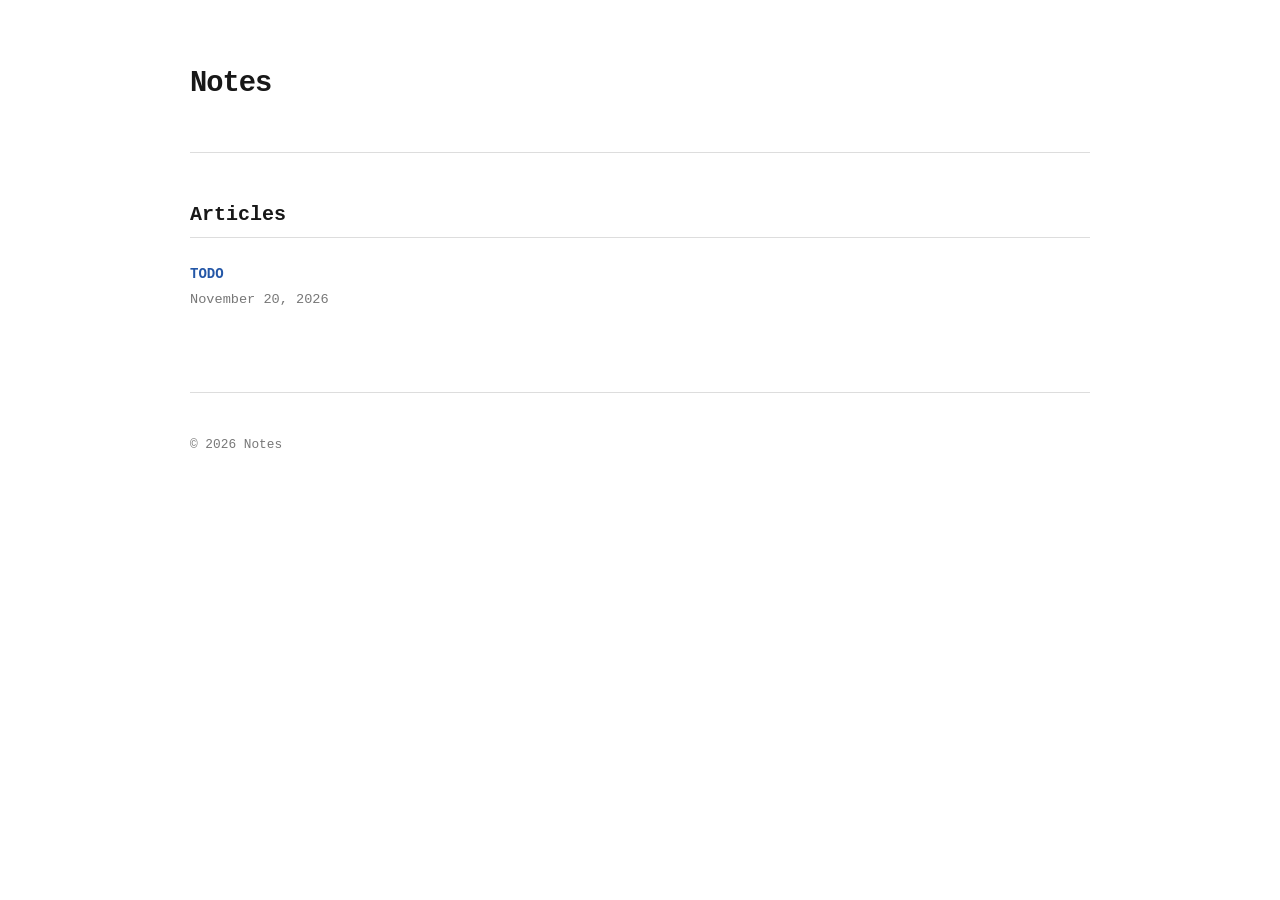
<file: index.html>
<!DOCTYPE html>
<html lang="en">
<head>
    <meta charset="UTF-8">
    <meta name="viewport" content="width=device-width, initial-scale=1">
    <title>Notes</title>
    <meta name="description" content="">
    <link rel="stylesheet" href="css/style.css">
</head>
<body>
    <main class="container">
        <header class="home-header">
            <h1>Notes</h1>
            <p></p>
        </header>

        <section>
            <h2>Articles</h2>
            <ul class="article-list">

                <li>
                    <a href="low-overhead-tracing.html">TODO</a>
                    <time datetime="2026-11-20">November 20, 2026</time>
                </li>
            </ul>
        </section>

        <footer class="site-footer">
            <p>&copy; 2026 Notes</p>
        </footer>
    </main>
</body>
</html>
</file>
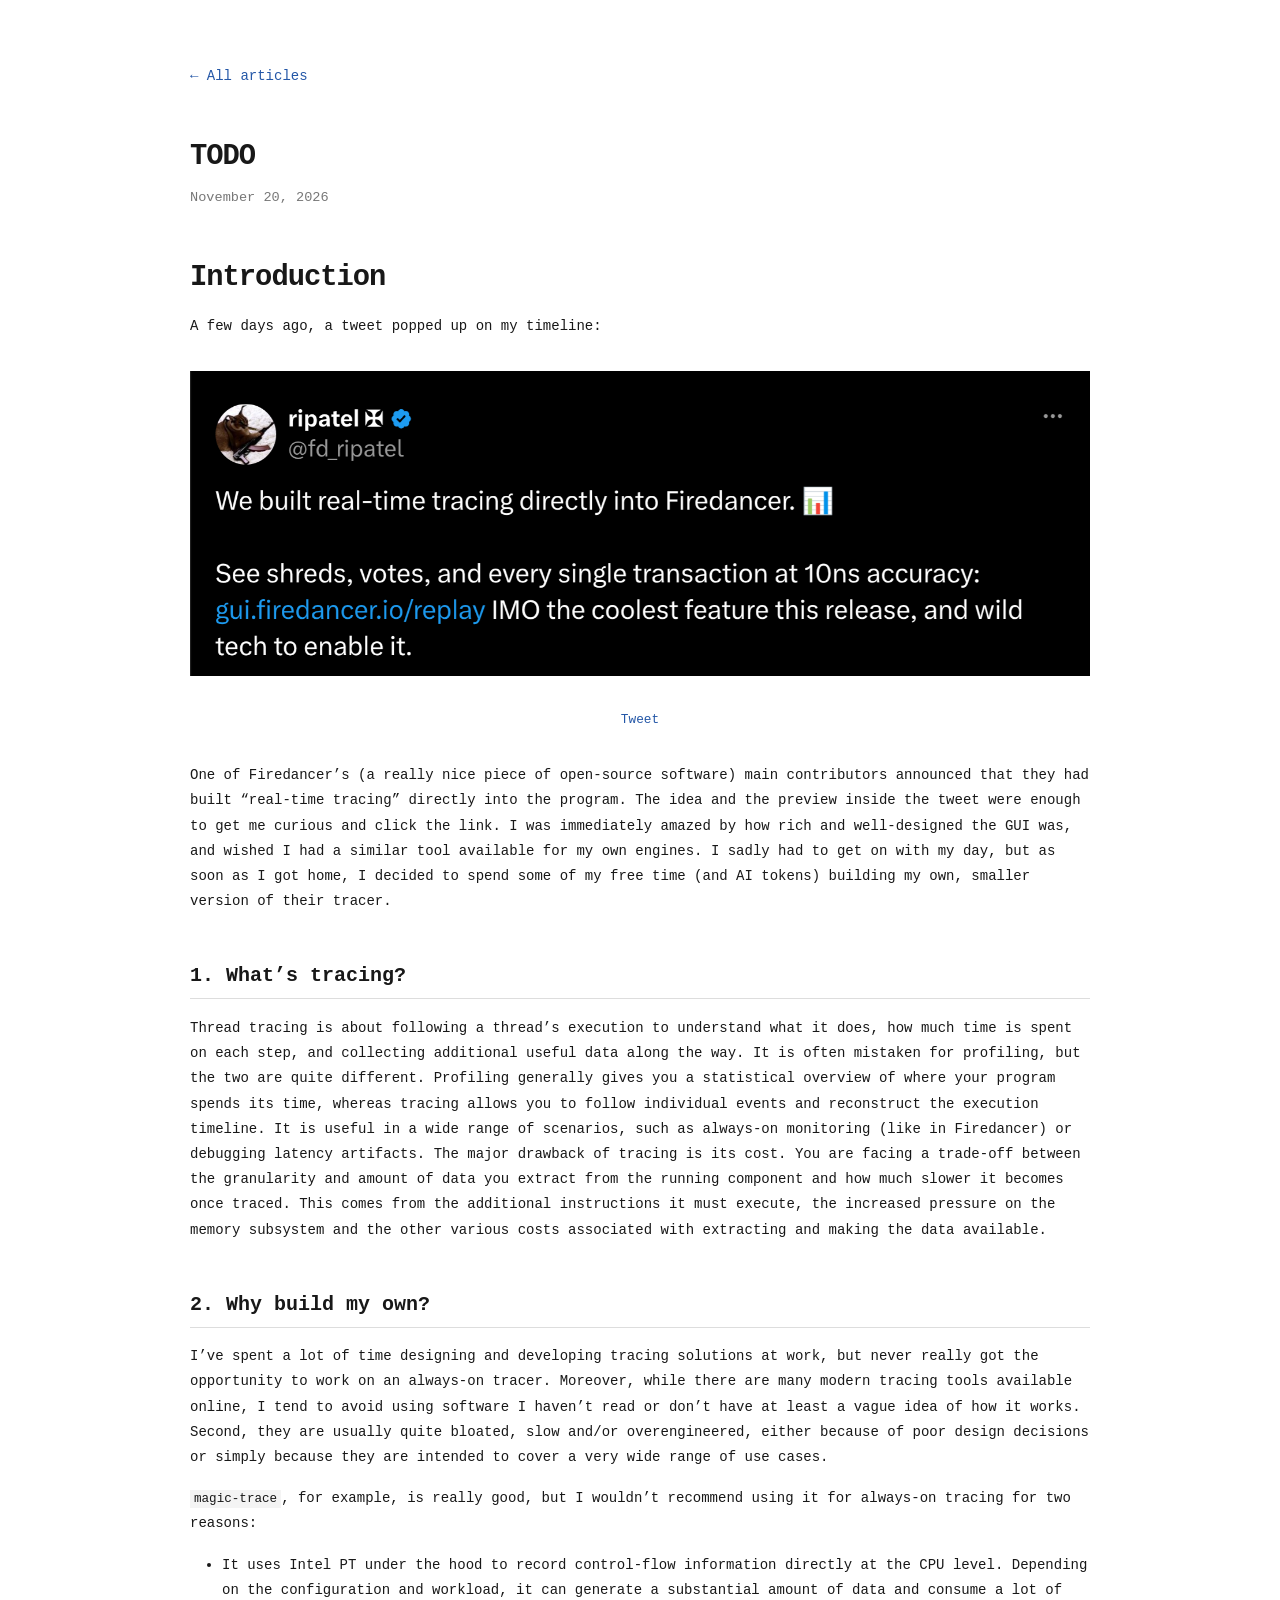
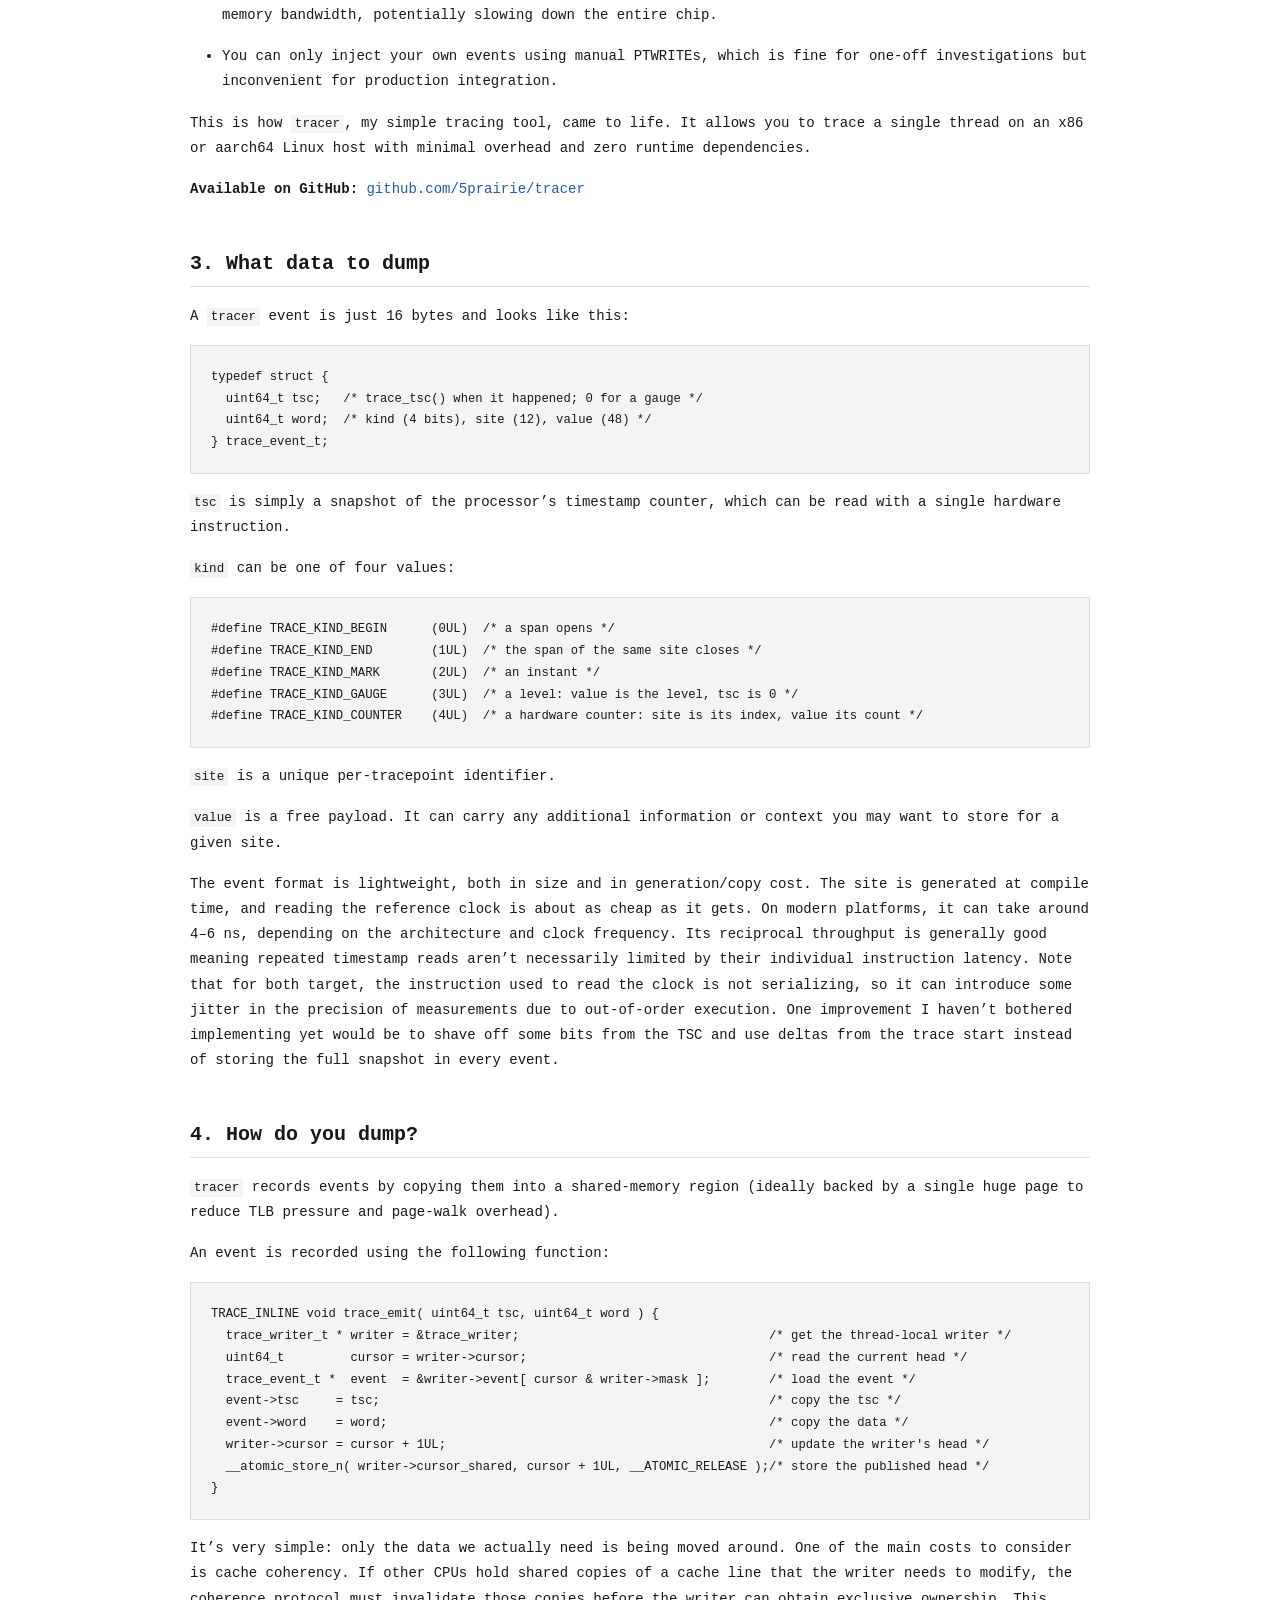
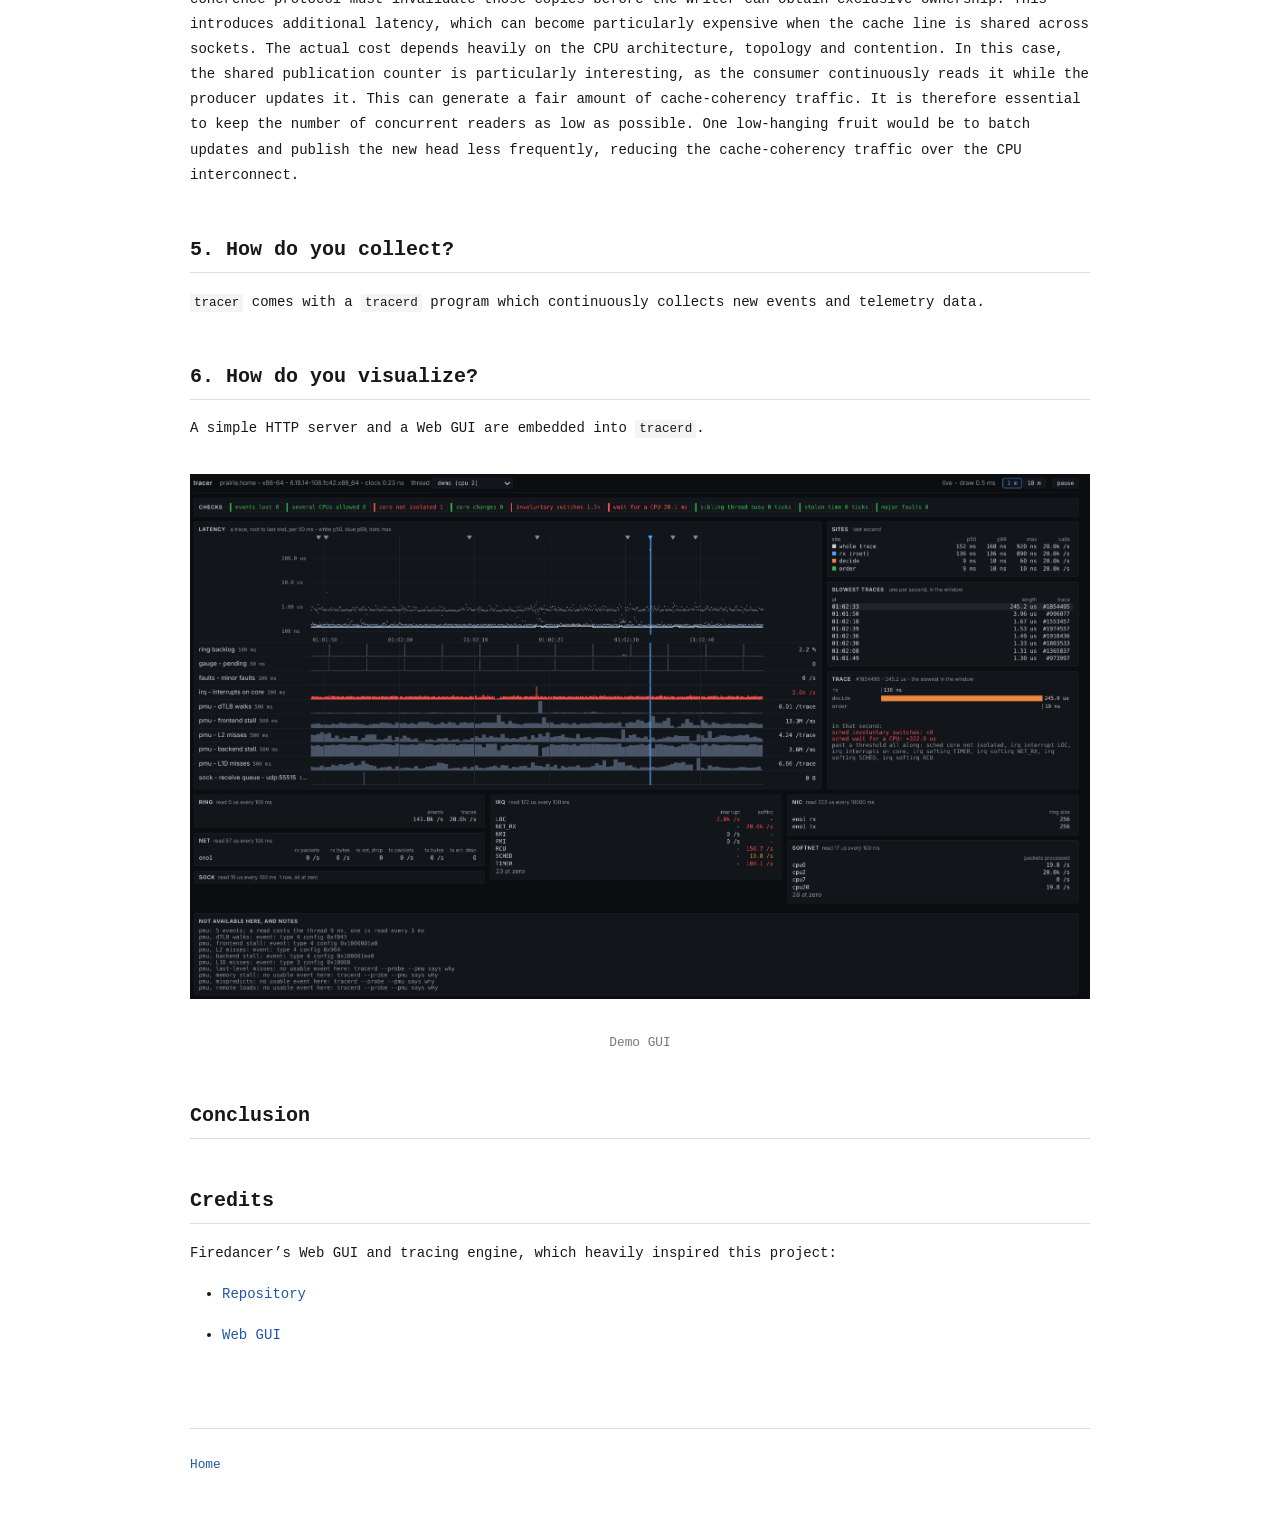
<file: low-overhead-tracing.html>
<!DOCTYPE html>
<html lang="en">
<head>
    <meta charset="UTF-8">
    <meta name="viewport" content="width=device-width, initial-scale=1">

    <title>TODO</title>
    <meta name="description" content="TODO">

    <link rel="stylesheet" href="css/style.css">
</head>
<body>
    <main class="container">
        <nav class="site-nav">
            <a href="index.html">&larr; All articles</a>
        </nav>

        <article>
            <header class="article-header">
                <h1>TODO</h1>
                <time datetime="2026-11-20">November 20, 2026</time>
            </header>

            <div class="article-content">
                <h1 id="introduction">Introduction</h1>
                <p>A few days ago, a tweet popped up on my timeline:</p>
                <figure>
                <img src="images/tweet.png" alt="Tweet" />
                <figcaption aria-hidden="true"><a
                href="https://x.com/fd_ripatel/status/2122653083041980671?s=20">Tweet</a></figcaption>
                </figure>
                <p>One of Firedancer’s (a really nice piece of
                open-source software) main contributors announced that
                they had built “real-time tracing” directly into the
                program. The idea and the preview inside the tweet were
                enough to get me curious and click the link. I was
                immediately amazed by how rich and well-designed the GUI
                was, and wished I had a similar tool available for my
                own engines. I sadly had to get on with my day, but as
                soon as I got home, I decided to spend some of my free
                time (and AI tokens) building my own, smaller version of
                their tracer.</p>
                <h2 id="whats-tracing">1. What’s tracing?</h2>
                <p>Thread tracing is about following a thread’s
                execution to understand what it does, how much time is
                spent on each step, and collecting additional useful
                data along the way. It is often mistaken for profiling,
                but the two are quite different. Profiling generally
                gives you a statistical overview of where your program
                spends its time, whereas tracing allows you to follow
                individual events and reconstruct the execution
                timeline. It is useful in a wide range of scenarios,
                such as always-on monitoring (like in Firedancer) or
                debugging latency artifacts. The major drawback of
                tracing is its cost. You are facing a trade-off between
                the granularity and amount of data you extract from the
                running component and how much slower it becomes once
                traced. This comes from the additional instructions it
                must execute, the increased pressure on the memory
                subsystem and the other various costs associated with
                extracting and making the data available.</p>
                <h2 id="why-build-my-own">2. Why build my own?</h2>
                <p>I’ve spent a lot of time designing and developing
                tracing solutions at work, but never really got the
                opportunity to work on an always-on tracer. Moreover,
                while there are many modern tracing tools available
                online, I tend to avoid using software I haven’t read or
                don’t have at least a vague idea of how it works.
                Second, they are usually quite bloated, slow and/or
                overengineered, either because of poor design decisions
                or simply because they are intended to cover a very wide
                range of use cases.</p>
                <p><code>magic-trace</code>, for example, is really
                good, but I wouldn’t recommend using it for always-on
                tracing for two reasons:</p>
                <ul>
                <li><p>It uses Intel PT under the hood to record
                control-flow information directly at the CPU level.
                Depending on the configuration and workload, it can
                generate a substantial amount of data and consume a lot
                of memory bandwidth, potentially slowing down the entire
                chip.</p></li>
                <li><p>You can only inject your own events using manual
                PTWRITEs, which is fine for one-off investigations but
                inconvenient for production integration.</p></li>
                </ul>
                <p>This is how <code>tracer</code>, my simple tracing
                tool, came to life. It allows you to trace a single
                thread on an x86 or aarch64 Linux host with minimal
                overhead and zero runtime dependencies.</p>
                <p><strong>Available on GitHub:</strong> <a
                href="https://github.com/5prairie/tracer">github.com/5prairie/tracer</a></p>
                <h2 id="what-data-to-dump">3. What data to dump</h2>
                <p>A <code>tracer</code> event is just 16 bytes and
                looks like this:</p>
                <div class="sourceCode" id="cb1"><pre
                class="sourceCode c"><code class="sourceCode c"><span id="cb1-1"><a href="#cb1-1" aria-hidden="true" tabindex="-1"></a><span class="kw">typedef</span> <span class="kw">struct</span> <span class="op">{</span></span>
<span id="cb1-2"><a href="#cb1-2" aria-hidden="true" tabindex="-1"></a>  <span class="dt">uint64_t</span> tsc<span class="op">;</span>   <span class="co">/* trace_tsc() when it happened; 0 for a gauge */</span></span>
<span id="cb1-3"><a href="#cb1-3" aria-hidden="true" tabindex="-1"></a>  <span class="dt">uint64_t</span> word<span class="op">;</span>  <span class="co">/* kind (4 bits), site (12), value (48) */</span></span>
<span id="cb1-4"><a href="#cb1-4" aria-hidden="true" tabindex="-1"></a><span class="op">}</span> trace_event_t<span class="op">;</span></span></code></pre></div>
                <p><code>tsc</code> is simply a snapshot of the
                processor’s timestamp counter, which can be read with a
                single hardware instruction.</p>
                <p><code>kind</code> can be one of four values:</p>
                <div class="sourceCode" id="cb2"><pre
                class="sourceCode c"><code class="sourceCode c"><span id="cb2-1"><a href="#cb2-1" aria-hidden="true" tabindex="-1"></a><span class="pp">#define TRACE_KIND_BEGIN      </span><span class="op">(</span><span class="dv">0</span><span class="bu">UL</span><span class="op">)</span><span class="pp">  </span><span class="co">/* a span opens */</span></span>
<span id="cb2-2"><a href="#cb2-2" aria-hidden="true" tabindex="-1"></a><span class="pp">#define TRACE_KIND_END        </span><span class="op">(</span><span class="dv">1</span><span class="bu">UL</span><span class="op">)</span><span class="pp">  </span><span class="co">/* the span of the same site closes */</span></span>
<span id="cb2-3"><a href="#cb2-3" aria-hidden="true" tabindex="-1"></a><span class="pp">#define TRACE_KIND_MARK       </span><span class="op">(</span><span class="dv">2</span><span class="bu">UL</span><span class="op">)</span><span class="pp">  </span><span class="co">/* an instant */</span></span>
<span id="cb2-4"><a href="#cb2-4" aria-hidden="true" tabindex="-1"></a><span class="pp">#define TRACE_KIND_GAUGE      </span><span class="op">(</span><span class="dv">3</span><span class="bu">UL</span><span class="op">)</span><span class="pp">  </span><span class="co">/* a level: value is the level, tsc is 0 */</span></span>
<span id="cb2-5"><a href="#cb2-5" aria-hidden="true" tabindex="-1"></a><span class="pp">#define TRACE_KIND_COUNTER    </span><span class="op">(</span><span class="dv">4</span><span class="bu">UL</span><span class="op">)</span><span class="pp">  </span><span class="co">/* a hardware counter: site is its index, value its count */</span></span></code></pre></div>
                <p><code>site</code> is a unique per-tracepoint
                identifier.</p>
                <p><code>value</code> is a free payload. It can carry
                any additional information or context you may want to
                store for a given site.</p>
                <p>The event format is lightweight, both in size and in
                generation/copy cost. The site is generated at compile
                time, and reading the reference clock is about as cheap
                as it gets. On modern platforms, it can take around 4–6
                ns, depending on the architecture and clock frequency.
                Its reciprocal throughput is generally good meaning
                repeated timestamp reads aren’t necessarily limited by
                their individual instruction latency. Note that for both
                target, the instruction used to read the clock is not
                serializing, so it can introduce some jitter in the
                precision of measurements due to out-of-order execution.
                One improvement I haven’t bothered implementing yet
                would be to shave off some bits from the TSC and use
                deltas from the trace start instead of storing the full
                snapshot in every event.</p>
                <h2 id="how-do-you-dump">4. How do you dump?</h2>
                <p><code>tracer</code> records events by copying them
                into a shared-memory region (ideally backed by a single
                huge page to reduce TLB pressure and page-walk
                overhead).</p>
                <p>An event is recorded using the following
                function:</p>
                <div class="sourceCode" id="cb3"><pre
                class="sourceCode c"><code class="sourceCode c"><span id="cb3-1"><a href="#cb3-1" aria-hidden="true" tabindex="-1"></a>TRACE_INLINE <span class="dt">void</span> trace_emit<span class="op">(</span> <span class="dt">uint64_t</span> tsc<span class="op">,</span> <span class="dt">uint64_t</span> word <span class="op">)</span> <span class="op">{</span></span>
<span id="cb3-2"><a href="#cb3-2" aria-hidden="true" tabindex="-1"></a>  trace_writer_t <span class="op">*</span> writer <span class="op">=</span> <span class="op">&amp;</span>trace_writer<span class="op">;</span>                                  <span class="co">/* get the thread-local writer */</span></span>
<span id="cb3-3"><a href="#cb3-3" aria-hidden="true" tabindex="-1"></a>  <span class="dt">uint64_t</span>         cursor <span class="op">=</span> writer<span class="op">-&gt;</span>cursor<span class="op">;</span>                                 <span class="co">/* read the current head */</span></span>
<span id="cb3-4"><a href="#cb3-4" aria-hidden="true" tabindex="-1"></a>  trace_event_t <span class="op">*</span>  event  <span class="op">=</span> <span class="op">&amp;</span>writer<span class="op">-&gt;</span>event<span class="op">[</span> cursor <span class="op">&amp;</span> writer<span class="op">-&gt;</span>mask <span class="op">];</span>        <span class="co">/* load the event */</span></span>
<span id="cb3-5"><a href="#cb3-5" aria-hidden="true" tabindex="-1"></a>  event<span class="op">-&gt;</span>tsc     <span class="op">=</span> tsc<span class="op">;</span>                                                     <span class="co">/* copy the tsc */</span></span>
<span id="cb3-6"><a href="#cb3-6" aria-hidden="true" tabindex="-1"></a>  event<span class="op">-&gt;</span>word    <span class="op">=</span> word<span class="op">;</span>                                                    <span class="co">/* copy the data */</span></span>
<span id="cb3-7"><a href="#cb3-7" aria-hidden="true" tabindex="-1"></a>  writer<span class="op">-&gt;</span>cursor <span class="op">=</span> cursor <span class="op">+</span> <span class="dv">1</span><span class="bu">UL</span><span class="op">;</span>                                            <span class="co">/* update the writer&#39;s head */</span></span>
<span id="cb3-8"><a href="#cb3-8" aria-hidden="true" tabindex="-1"></a>  __atomic_store_n<span class="op">(</span> writer<span class="op">-&gt;</span>cursor_shared<span class="op">,</span> cursor <span class="op">+</span> <span class="dv">1</span><span class="bu">UL</span><span class="op">,</span> __ATOMIC_RELEASE <span class="op">);</span><span class="co">/* store the published head */</span></span>
<span id="cb3-9"><a href="#cb3-9" aria-hidden="true" tabindex="-1"></a><span class="op">}</span></span></code></pre></div>
                <p>It’s very simple: only the data we actually need is
                being moved around. One of the main costs to consider is
                cache coherency. If other CPUs hold shared copies of a
                cache line that the writer needs to modify, the
                coherence protocol must invalidate those copies before
                the writer can obtain exclusive ownership. This
                introduces additional latency, which can become
                particularly expensive when the cache line is shared
                across sockets. The actual cost depends heavily on the
                CPU architecture, topology and contention. In this case,
                the shared publication counter is particularly
                interesting, as the consumer continuously reads it while
                the producer updates it. This can generate a fair amount
                of cache-coherency traffic. It is therefore essential to
                keep the number of concurrent readers as low as
                possible. One low-hanging fruit would be to batch
                updates and publish the new head less frequently,
                reducing the cache-coherency traffic over the CPU
                interconnect.</p>
                <h2 id="how-do-you-collect">5. How do you collect?</h2>
                <p><code>tracer</code> comes with a <code>tracerd</code>
                program which continuously collects new events and
                telemetry data.</p>
                <h2 id="how-do-you-visualize">6. How do you
                visualize?</h2>
                <p>A simple HTTP server and a Web GUI are embedded into
                <code>tracerd</code>.</p>
                <figure>
                <img src="images/gui.png" alt="Demo GUI" />
                <figcaption aria-hidden="true">Demo GUI</figcaption>
                </figure>
                <h2 id="conclusion">Conclusion</h2>
                <h2 id="credits">Credits</h2>
                <p>Firedancer’s Web GUI and tracing engine, which
                heavily inspired this project:</p>
                <ul>
                <li><p><a
                href="https://github.com/firedancer-io/firedancer">Repository</a></p></li>
                <li><p><a href="https://gui.firedancer.io/replay">Web
                GUI</a></p></li>
                </ul>
            </div>
        </article>

        <footer class="site-footer">
            <a href="index.html">Home</a>
        </footer>
    </main>
</body>
</html>
</file>
<file: css/style.css>
:root {
    --bg: #ffffff;
    --fg: #181818;
    --muted: #777777;
    --border: #dddddd;
    --code-bg: #f4f4f4;
    --link: #2457a7;
}

* {
    box-sizing: border-box;
}

html {
    scroll-behavior: smooth;
}

body {
    margin: 0;
    background: var(--bg);
    color: var(--fg);
    font-family:
        "SFMono-Regular",
        Consolas,
        "Liberation Mono",
        Menlo,
        monospace;
    font-size: 14px;
    line-height: 1.8;
}

.container {
    width: min(900px, calc(100% - 48px));
    margin: 64px auto;
}

h1, h2, h3, h4 {
    font-family: inherit;
    font-weight: 600;
    line-height: 1.4;
}

h1 {
    font-size: 1.8rem;
    letter-spacing: -1px;
    margin-bottom: 8px;
}

h2 {
    font-size: 1.25rem;
    margin-top: 3rem;
    padding-bottom: 8px;
    border-bottom: 1px solid var(--border);
}

h3 {
    font-size: 1.05rem;
    margin-top: 2rem;
}

p {
    margin: 1rem 0;
}

a {
    color: var(--link);
    text-decoration: none;
}

a:hover {
    text-decoration: underline;
}

time {
    display: block;
    color: var(--muted);
    font-size: 0.85rem;
}

.home-header,
.article-header {
    margin-bottom: 3rem;
}

.home-header {
    padding-bottom: 2rem;
    border-bottom: 1px solid var(--border);
}

.home-header p {
    color: var(--muted);
}

.site-nav {
    margin-bottom: 3rem;
}

.site-footer {
    margin-top: 5rem;
    padding-top: 1.5rem;
    border-top: 1px solid var(--border);
    color: var(--muted);
    font-size: 0.8rem;
}

.article-list {
    list-style: none;
    padding: 0;
}

.article-list li {
    margin: 1.5rem 0;
}

.article-list a {
    display: block;
    font-weight: 600;
}

.article-content img {
    display: block;
    width: 100%;
    max-width: 100%;
    height: auto;
    margin: 2rem auto;
}

.article-content figure {
    margin: 2rem 0;
}

.article-content figcaption {
    color: var(--muted);
    font-size: 0.8rem;
    text-align: center;
}

.article-content pre {
    overflow-x: auto;
    padding: 1.25rem;
    background: var(--code-bg);
    border: 1px solid var(--border);
    font-size: 0.85rem;
    line-height: 1.6;
}

.article-content code {
    font-family: inherit;
    font-size: 0.9em;
}

.article-content :not(pre) > code {
    padding: 2px 4px;
    background: var(--code-bg);
}

.article-content blockquote {
    margin: 1.5rem 0;
    padding-left: 1.25rem;
    border-left: 2px solid var(--border);
    color: var(--muted);
}

.article-content ul,
.article-content ol {
    padding-left: 2rem;
}

.article-content li {
    margin: 0.4rem 0;
}

.article-content hr {
    border: 0;
    border-top: 1px solid var(--border);
    margin: 3rem 0;
}

@media (max-width: 600px) {
    .container {
        width: calc(100% - 32px);
        margin: 32px auto;
    }

    h1 {
        font-size: 1.45rem;
    }

    body {
        font-size: 13px;
    }
}
</file>
